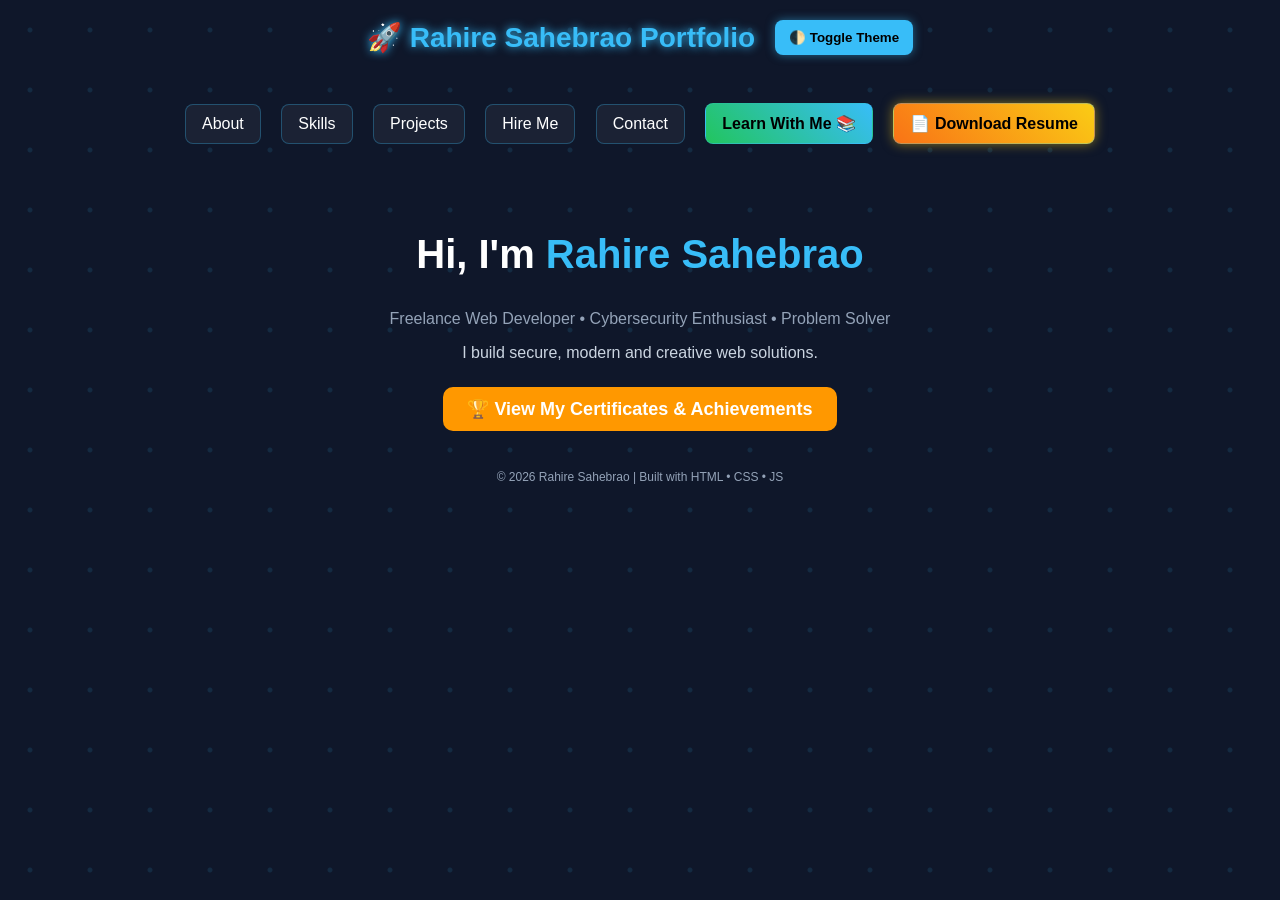
<file: Index.html>
<!DOCTYPE html>
<html lang="en">
<head>
<meta charset="UTF-8">
<title>Rahire Sahebrao | Portfolio</title>
<link rel="stylesheet" href="index.css">
</head>

<body>

<div class="bg"></div>

<header>
    🚀 Rahire Sahebrao Portfolio

    <button class="theme-btn" onclick="toggleTheme()">
        🌓 Toggle Theme
    </button>
</header>

<nav class="menu">

    <a href="about.html">About</a>
    <a href="skills.html">Skills</a>
    <a href="projects.html">Projects</a>


    <a href="hire.html">Hire Me</a>
    <a href="contact.html">Contact</a>
    <a class="learn" href="learn-with-me.html">Learn With Me 📚</a>

    <!-- Resume Button -->
    <a href="resume.pdf" download class="resume">
        📄 Download Resume
    </a>

</nav>

<section class="hero">

    <h1>Hi, I'm <span>Rahire Sahebrao</span></h1>

    <p>Freelance Web Developer • Cybersecurity Enthusiast • Problem Solver</p>

    <div class="tagline">
        I build secure, modern and creative web solutions.
    </div>

    <br><br>

    <a href="https://ln5.sync.com/dl/ba39d4450#82vwgtb4-i2cfzyv3-ra4hvwcg-9d2tbm25" target="_blank"
       style="background:#ff9800;
              color:white;
              padding:12px 24px;
              border-radius:10px;
              text-decoration:none;
              font-weight:bold;
              font-size:18px;">
        🏆 View My Certificates & Achievements
    </a>

</section>

<footer>
    © 2026 Rahire Sahebrao | Built with HTML • CSS • JS
</footer>

<script>
function toggleTheme() {
    document.body.classList.toggle("light");
}
</script>

</body>
</html>
</file>
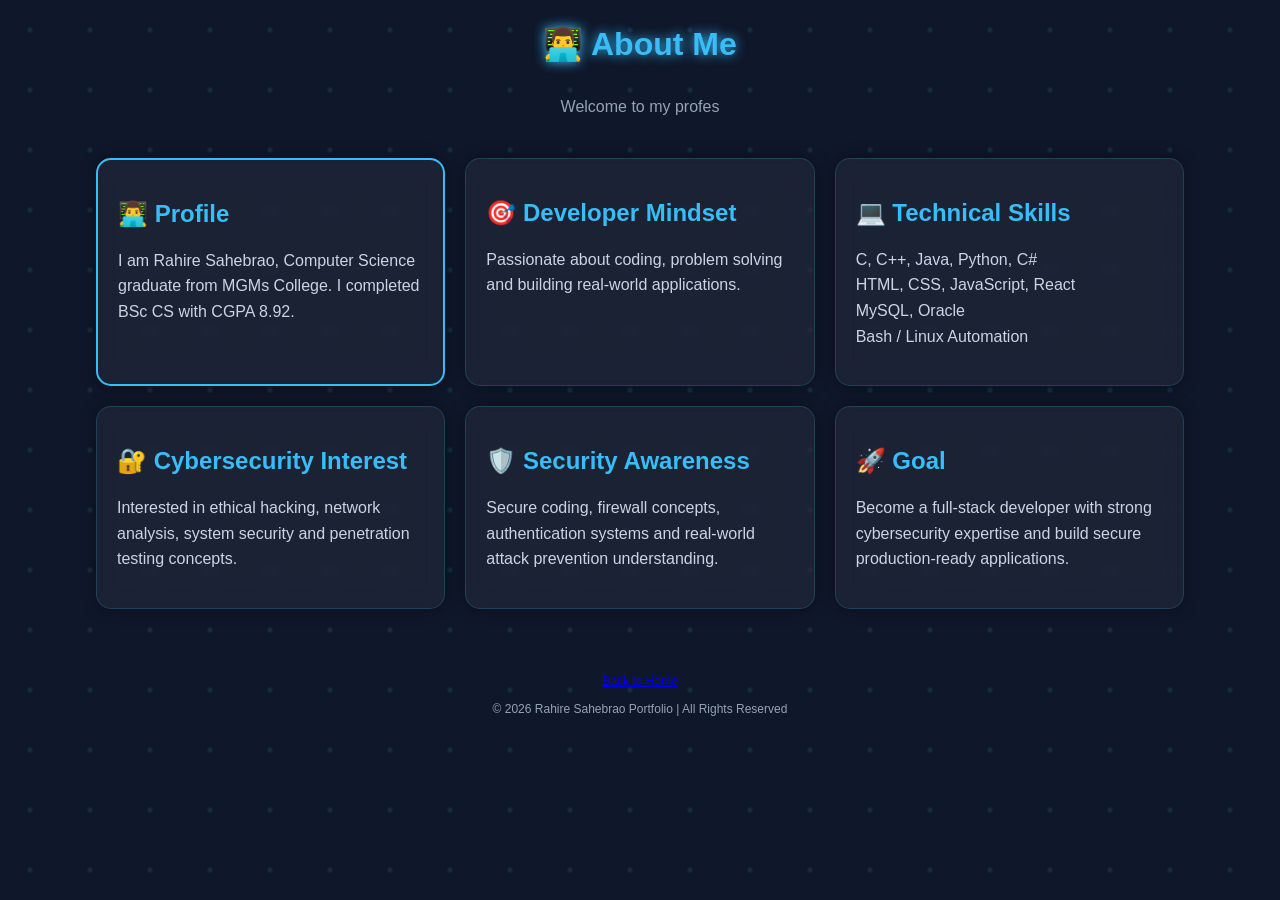
<file: about.html>
<!DOCTYPE html>
<html lang="en">
<head>
<meta charset="UTF-8">
<title>About - Rahire Sahebrao</title>
<link rel="stylesheet" href="about.css">
</head>

<body>

<!-- animated background -->
<div class="bg"></div>

<header>
    👨‍💻 About Me
</header>

<div class="intro">
    <span id="typing"></span>
</div>

<div class="container">

    <div class="card highlight">
        <h2>👨‍💻 Profile</h2>
        <p>
            I am Rahire Sahebrao, Computer Science graduate from MGMs College.
            I completed BSc CS with CGPA 8.92.
        </p>
    </div>

    <div class="card">
        <h2>🎯 Developer Mindset</h2>
        <p>
            Passionate about coding, problem solving and building real-world applications.
        </p>
    </div>

    <div class="card">
        <h2>💻 Technical Skills</h2>
        <p>
            C, C++, Java, Python, C# <br>
            HTML, CSS, JavaScript, React <br>
            MySQL, Oracle <br>
            Bash / Linux Automation
        </p>
    </div>

    <div class="card">
        <h2>🔐 Cybersecurity Interest</h2>
        <p>
            Interested in ethical hacking, network analysis,
            system security and penetration testing concepts.
        </p>
    </div>

    <div class="card">
        <h2>🛡️ Security Awareness</h2>
        <p>
            Secure coding, firewall concepts, authentication systems
            and real-world attack prevention understanding.
        </p>
    </div>

    <div class="card">
        <h2>🚀 Goal</h2>
        <p>
            Become a full-stack developer with strong cybersecurity expertise
            and build secure production-ready applications.
        </p>
    </div>

</div>

<footer>
    <a href="index.html" class="back-btn">
        <i class="fa-solid fa-arrow-left"></i> Back to Home
    </a>
    <br><br>
    © 2026 Rahire Sahebrao Portfolio | All Rights Reserved
</footer>

<script>
// typing animation
let text = "Welcome to my professional journey 🚀";
let i = 0;

function typing() {
    if(i < text.length) {
        document.getElementById("typing").innerHTML += text.charAt(i);
        i++;
        setTimeout(typing, 50);
    }
}

typing();
</script>

</body>
</html>
</file>
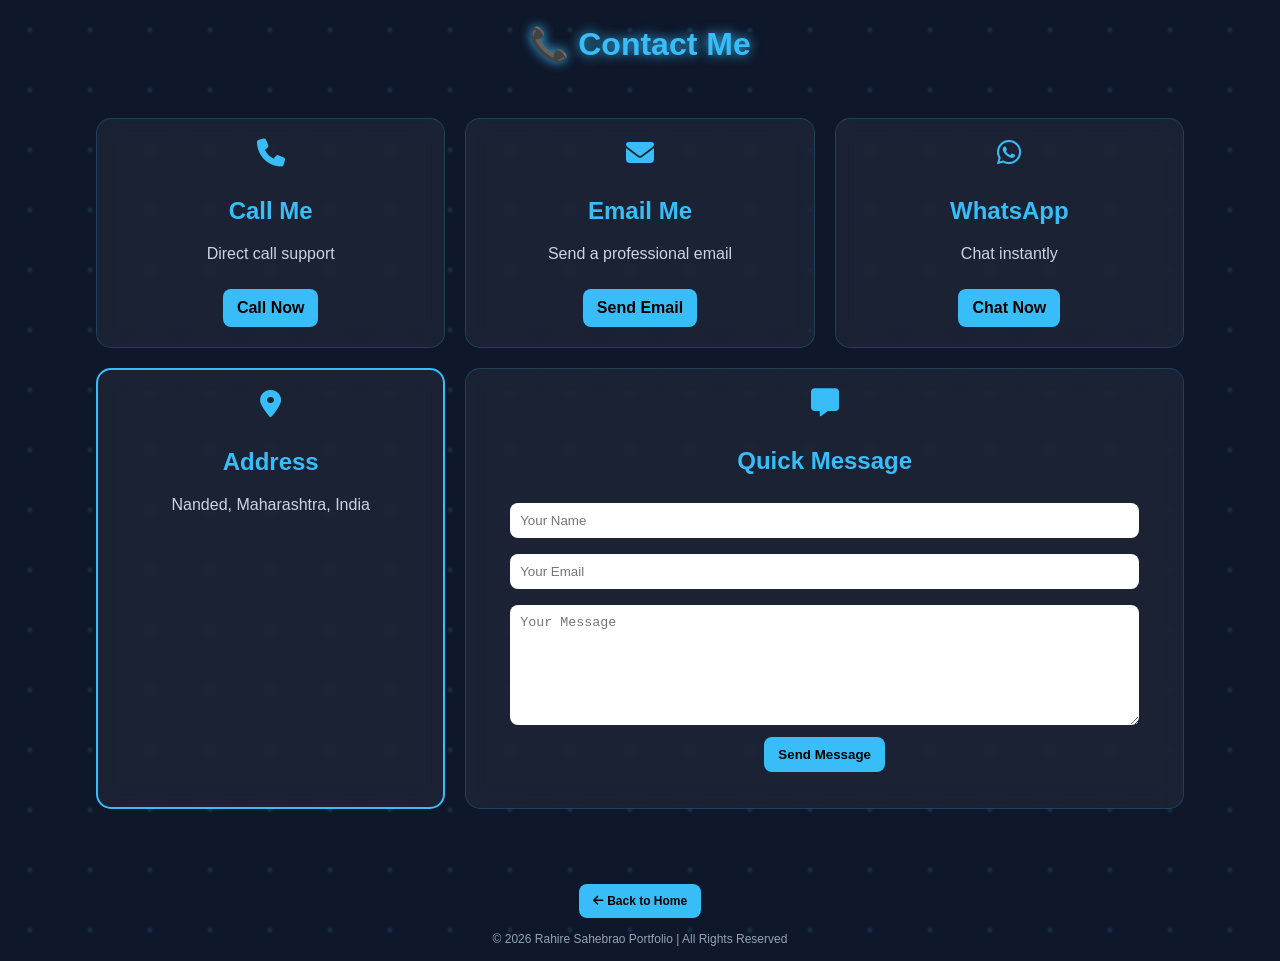
<file: contact.html>
<!DOCTYPE html>
<html lang="en">
<head>
<meta charset="UTF-8">
<title>Contact - Portfolio</title>
<link rel="stylesheet" href="contact.css">

<!-- Font Awesome -->
<link rel="stylesheet" href="https://cdnjs.cloudflare.com/ajax/libs/font-awesome/6.5.0/css/all.min.css">
</head>

<body>

<div class="bg"></div>

<header>
    📞 Contact Me
</header>

<div class="container">

    <!-- CALL -->
    <div class="card">
        <i class="fa-solid fa-phone icon"></i>
        <h2>Call Me</h2>
        <p>Direct call support</p>
        <a href="tel:+919284488740">Call Now</a>
    </div>

    <!-- EMAIL -->
    <div class="card">
        <i class="fa-solid fa-envelope icon"></i>
        <h2>Email Me</h2>
        <p>Send a professional email</p>
        <a href="mailto:rahires818@gmail.com?subject=Project Inquiry">
            Send Email
        </a>
    </div>

    <!-- WHATSAPP -->
    <div class="card">
        <i class="fa-brands fa-whatsapp icon"></i>
        <h2>WhatsApp</h2>
        <p>Chat instantly</p>
        <a href="https://wa.me/919284488740?text=Hi, I want to hire you for a project" target="_blank">
            Chat Now
        </a>
    </div>

    <!-- ADDRESS -->
    <div class="card address">
        <i class="fa-solid fa-location-dot icon"></i>
        <h2>Address</h2>
        <p>
            Nanded, Maharashtra, India
        </p>
    </div>

    <!-- MESSAGE FORM -->
    <div class="card full">
        <i class="fa-solid fa-message icon"></i>
        <h2>Quick Message</h2>

        <form onsubmit="sendMessage(event)">
            <input type="text" id="name" placeholder="Your Name" required>
            <input type="email" id="email" placeholder="Your Email" required>
            <textarea id="msg" placeholder="Your Message" required></textarea>

            <button type="submit">Send Message</button>
        </form>

        <p id="status"></p>
    </div>

</div>
<footer>
    <a href="index.html" class="back-btn">
        <i class="fa-solid fa-arrow-left"></i> Back to Home
    </a>
    <br><br>
    © 2026 Rahire Sahebrao Portfolio | All Rights Reserved
</footer>
<script>

function sendMessage(event) {

    event.preventDefault();


    let name = document.getElementById("name").value;

    let email = document.getElementById("email").value;

    let msg = document.getElementById("msg").value;



    // Email validation pattern

    let emailPattern =
    /^[^\s@]+@[^\s@]+\.[^\s@]+$/;



    if(!emailPattern.test(email)){

        document.getElementById("status").innerText =
        "❌ Please enter a valid email address.";

        return;

    }



    let whatsappURL = "https://wa.me/919284488740?text="

        + "Name: " + name + "%0A"

        + "Email: " + email + "%0A"

        + "Message: " + msg;



    window.open(whatsappURL, "_blank");



    document.getElementById("status").innerText =

        "🚀 Redirecting to WhatsApp...";

}

</script>

</body>
</html>
</file>
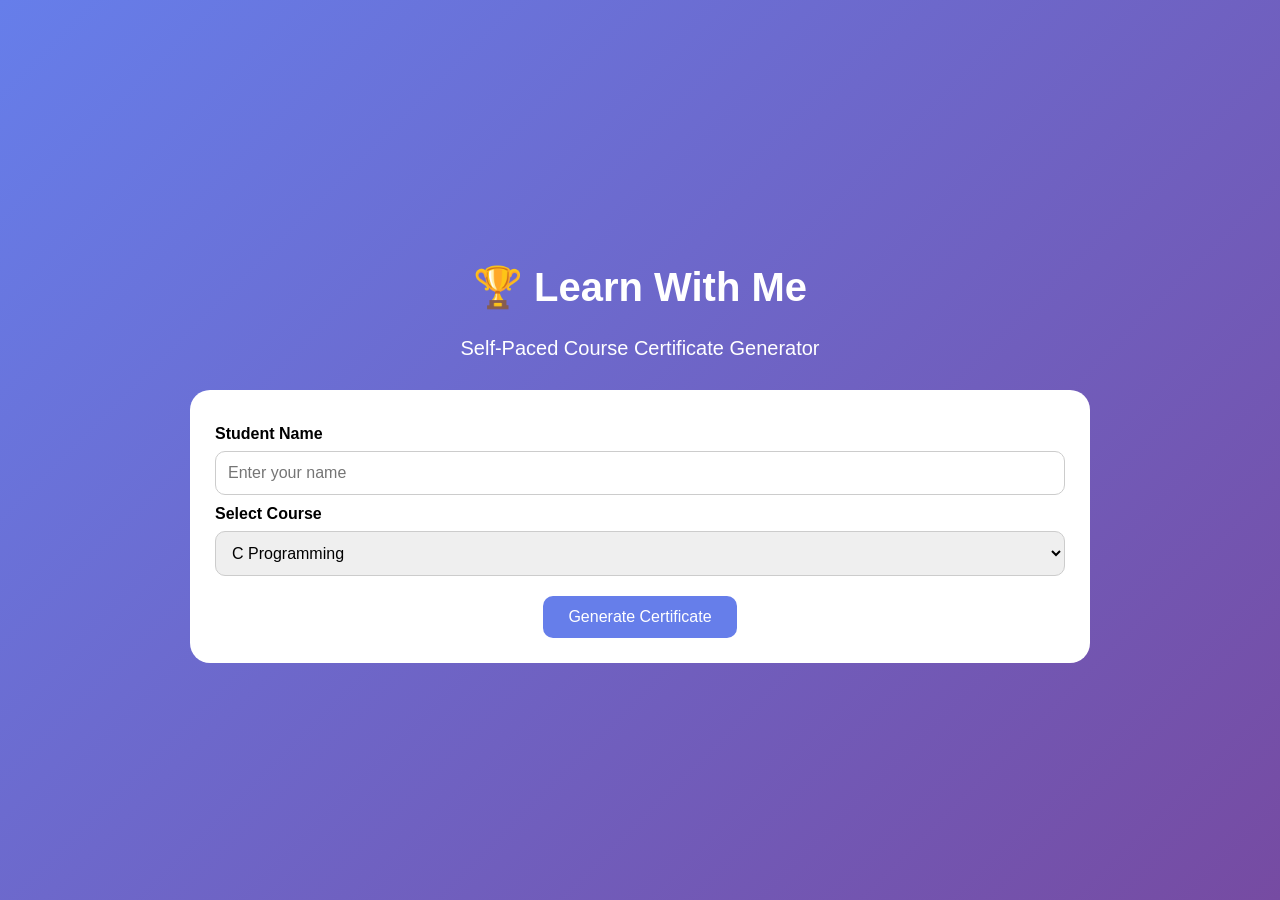
<file: courses.html>
<!DOCTYPE html>
<html lang="en">

<head>

<meta charset="UTF-8">
<meta name="viewport" content="width=device-width, initial-scale=1.0">

<title>Certificate Generator</title>

<link rel="stylesheet" href="courses.css">

</head>


<body>


<div class="container">


<h1>🏆 Learn With Me</h1>

<p class="subtitle">
Self-Paced Course Certificate Generator
</p>



<div class="form-box">


<label>
Student Name
</label>

<input 
type="text"
id="studentName"
placeholder="Enter your name">



<label>
Select Course
</label>


<select id="courseName">


<option>
C Programming
</option>

<option>
C++ Programming
</option>

<option>
HTML & CSS
</option>

<option>
Python Programming
</option>

<option>
Java Programming
</option>

<option>
C# Programming
</option>

<option>
Bash Scripting
</option>


</select>



<button onclick="generateCertificate()">

Generate Certificate

</button>


</div>




<div class="certificate" id="certificate">


<h2>
🏆 Certificate of Completion
</h2>



<p>
This certificate is proudly presented to
</p>



<h1 id="certName">
Student Name
</h1>




<p>
for successfully completing the self-paced course
</p>



<h3 id="certCourse">
Course Name
</h3>




<p>
Certificate ID :

<span id="certId">

</span>

</p>




<p class="date">

Date :
<span id="certDate"></span>

</p>





<div class="signature">


<div>

_________________

<br>

Instructor

<br>

Rahire Sahebrao

</div>



<div>

_________________

<br>

Learn With Me

</div>


</div>






<div class="certificate-actions">


<button 
onclick="downloadCertificate()"
class="download-btn">

📥 Download Certificate

</button>



<button
onclick="shareCertificate()"
class="share-btn">

📤 Share

</button>



</div>






<div class="social-share">


<a id="whatsappShare" target="_blank">
🟢 WhatsApp
</a>


<a id="linkedinShare" target="_blank">
🔵 LinkedIn
</a>


<a id="facebookShare" target="_blank">
📘 Facebook
</a>


<a id="twitterShare" target="_blank">
🐦 X
</a>


<a id="telegramShare" target="_blank">
✈️ Telegram
</a>


<a id="emailShare" target="_blank">
📧 Email
</a>



</div>



</div>


</div>




<script src="https://html2canvas.hertzen.com/dist/html2canvas.min.js"></script>



<script>


function generateCertificate(){


let name =
document.getElementById("studentName").value;



let course =
document.getElementById("courseName").value;



if(name.trim()==""){


alert("Please enter your name");

return;

}




document.getElementById("certName").innerText =
name;



document.getElementById("certCourse").innerText =
course;





let today = new Date();



document.getElementById("certDate").innerText =
today.toLocaleDateString();





let certificateID =

"LWM-" +

Math.floor(
100000 + Math.random()*900000
);



document.getElementById("certId").innerText =
certificateID;




document.getElementById("certificate")
.style.display="block";




setupShareLinks(course,certificateID);



}






function downloadCertificate(){



let certificate =
document.getElementById("certificate");



html2canvas(certificate)
.then(canvas=>{


let link =
document.createElement("a");



link.download =
"Learn-With-Me-Certificate.png";



link.href =
canvas.toDataURL();



link.click();



});


}







async function shareCertificate(){


let course =
document.getElementById("certCourse").innerText;



let id =
document.getElementById("certId").innerText;




let text =

`🎉 I completed ${course} course from Learn With Me.
Certificate ID: ${id}`;




if(navigator.share){


await navigator.share({

title:
"Course Certificate",

text:text


});


}

else{


alert(
"Sharing not supported"
);


}


}








function setupShareLinks(course,id){



let text = encodeURIComponent(

`🎉 I completed ${course} course from Learn With Me.
Certificate ID: ${id}`

);




document.getElementById("whatsappShare").href =
"https://wa.me/?text="+text;



document.getElementById("twitterShare").href =
"https://twitter.com/intent/tweet?text="+text;



document.getElementById("telegramShare").href =
"https://t.me/share/url?text="+text;



document.getElementById("facebookShare").href =
"https://www.facebook.com/sharer/sharer.php";



document.getElementById("linkedinShare").href =
"https://www.linkedin.com/sharing/share-offsite/";



document.getElementById("emailShare").href =
"mailto:?body="+text;



}



</script>


</body>

</html>
</file>
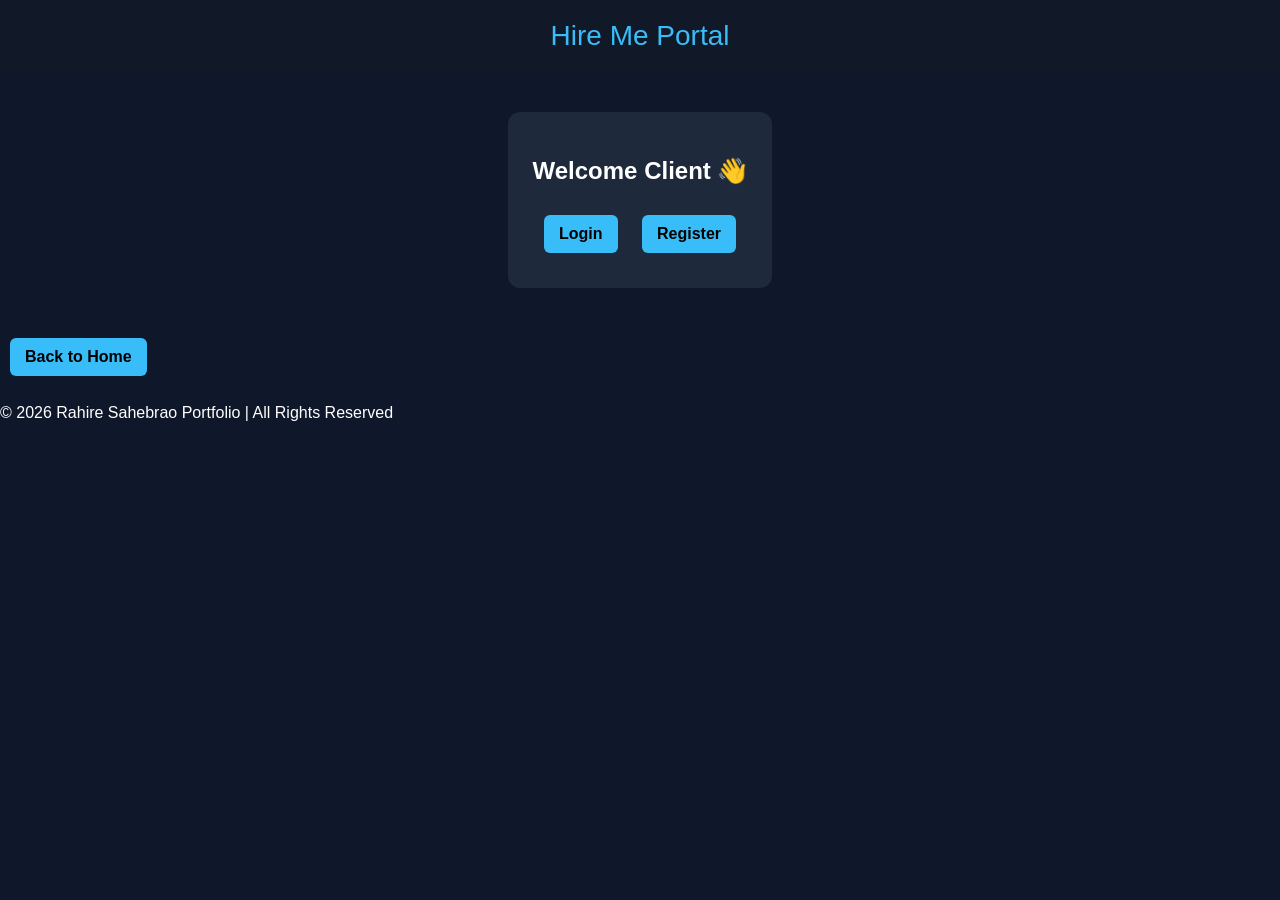
<file: hire.html>
<!DOCTYPE html>
<html lang="en">
<head>
<meta charset="UTF-8">
<title>Hire Me</title>
<link rel="stylesheet" href="hire.css">
</head>

<body>

<header>Hire Me Portal</header>

<div class="container">

    <div class="card">
        <h2>Welcome Client 👋</h2>

        <a href="login.html">Login</a>
        <a href="register.html">Register</a>
    </div>

</div>
<footer>
    <a href="index.html" class="back-btn">
        <i class="fa-solid fa-arrow-left"></i> Back to Home
    </a>
    <br><br>
    © 2026 Rahire Sahebrao Portfolio | All Rights Reserved
</footer>
</body>
</html>
</file>
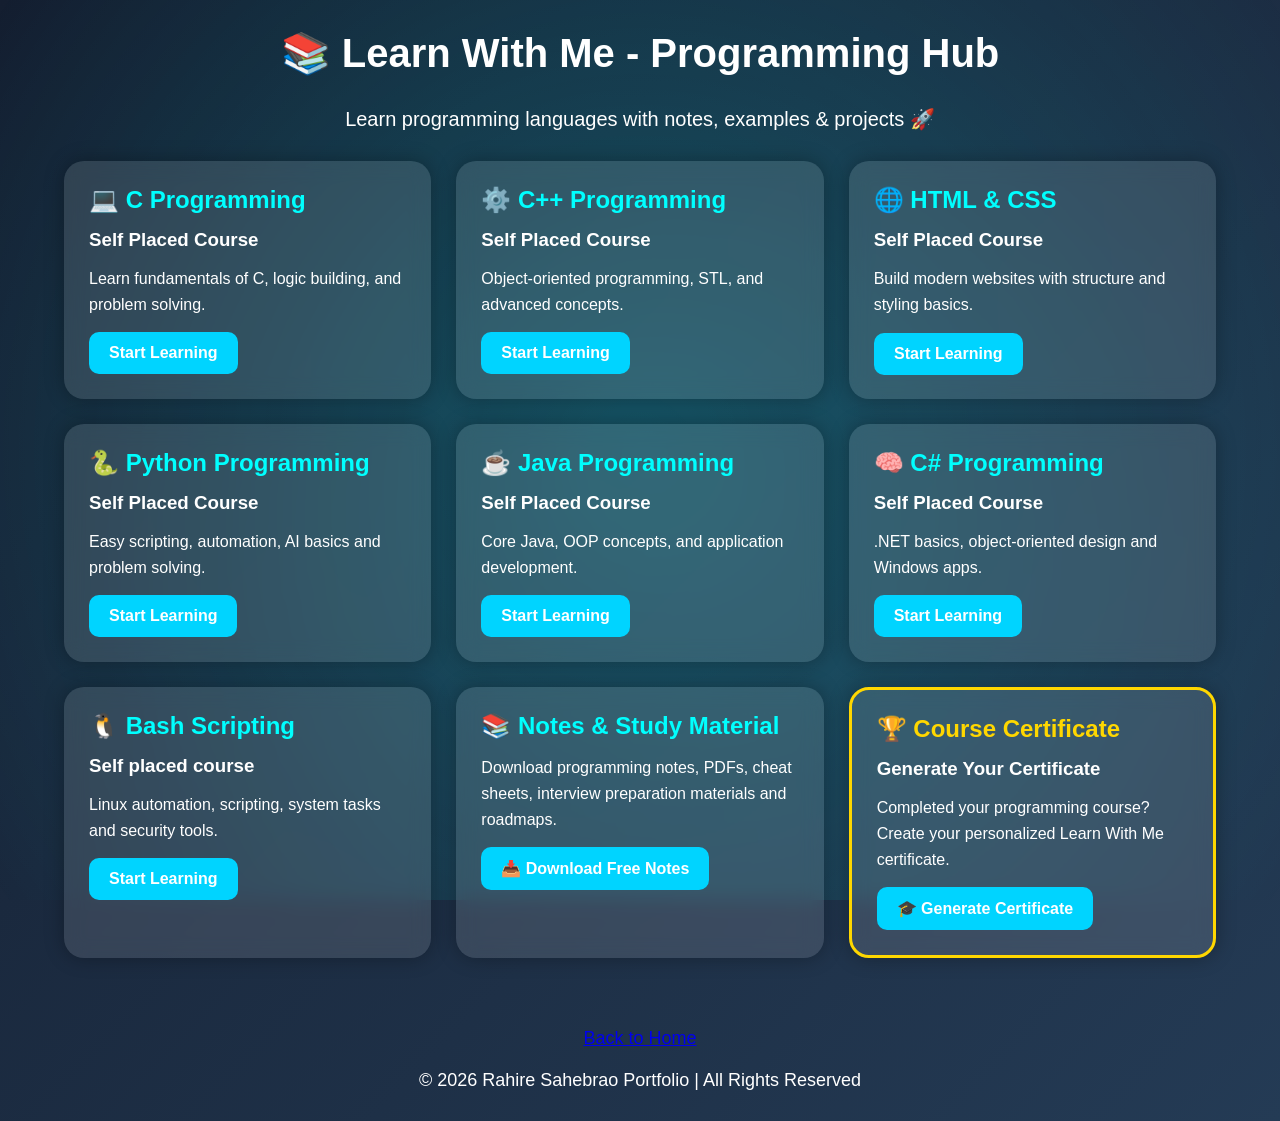
<file: learn-with-me.html>
<!DOCTYPE html>
<html lang="en">

<head>

<meta charset="UTF-8">

<title>Learn With Me</title>

<link rel="stylesheet" href="learn-with-me.css">

</head>


<body>


<div class="bg"></div>



<header>

📚 Learn With Me - Programming Hub

</header>




<div class="subtitle">

Learn programming languages with notes, examples & projects 🚀

</div>





<div class="container">





<div class="card">

<h2>💻 C Programming</h2>

<h3>Self Placed Course</h3>

<p>
Learn fundamentals of C, logic building, and problem solving.
</p>


<a href="https://github.com/Rahires007/Learn-C-Programming.git"
target="_blank">

Start Learning

</a>


</div>







<div class="card">

<h2>⚙️ C++ Programming</h2>

<h3>Self Placed Course</h3>

<p>
Object-oriented programming, STL, and advanced concepts.
</p>


<a href="https://github.com/Rahires007/Learn-Cpp-Programming.git"
target="_blank">

Start Learning

</a>


</div>






<div class="card">

<h2>🌐 HTML & CSS</h2>

<h3>Self Placed Course</h3>

<p>
Build modern websites with structure and styling basics.
</p>


<a href="https://github.com/Rahires007/Learn-HTML-and-CSS.git"
target="_blank">

Start Learning

</a>


</div>








<div class="card">

<h2>🐍 Python Programming</h2>

<h3>Self Placed Course</h3>

<p>
Easy scripting, automation, AI basics and problem solving.
</p>


<a href="https://github.com/Rahires007/Learn-Python-Programming.git"
target="_blank">

Start Learning

</a>


</div>







<div class="card">

<h2>☕ Java Programming</h2>

<h3>Self Placed Course</h3>

<p>
Core Java, OOP concepts, and application development.
</p>


<a href="https://github.com/Rahires007/Learn-Java-Programming.git"
target="_blank">

Start Learning

</a>


</div>








<div class="card">

<h2>🧠 C# Programming</h2>

<h3>Self Placed Course</h3>

<p>
.NET basics, object-oriented design and Windows apps.
</p>


<a href="https://github.com/Rahires007/Learn-Csharp-Programming.git"
target="_blank">

Start Learning

</a>


</div>







<div class="card">

<h2>🐧 Bash Scripting</h2>

<h3>Self placed course</h3>

<p>
Linux automation, scripting, system tasks and security tools.
</p>


<a href="https://github.com/Rahires007/Learn-Bash-Scripting.git"
target="_blank">

Start Learning

</a>


</div>








<div class="card">


<h2>📚 Notes & Study Material</h2>


<p>

Download programming notes, PDFs, cheat sheets,
interview preparation materials and roadmaps.

</p>


<a href="https://ln5.sync.com/dl/b60868810#7nhvwfza-s8ijdbw5-qbn7nst6-xz29u2ka"
target="_blank">

📥 Download Free Notes

</a>



</div>









<!-- CERTIFICATE SECTION -->

<div class="card certificate-card">


<h2>
🏆 Course Certificate
</h2>


<h3>
Generate Your Certificate
</h3>


<p>

Completed your programming course?
Create your personalized Learn With Me certificate.

</p>



<a href="courses.html">

🎓 Generate Certificate

</a>


</div>






</div>


<footer>
    <a href="index.html" class="back-btn">
        <i class="fa-solid fa-arrow-left"></i> Back to Home
    </a>
    <br><br>
    © 2026 Rahire Sahebrao Portfolio | All Rights Reserved
</footer>



</body>

</html>
</file>
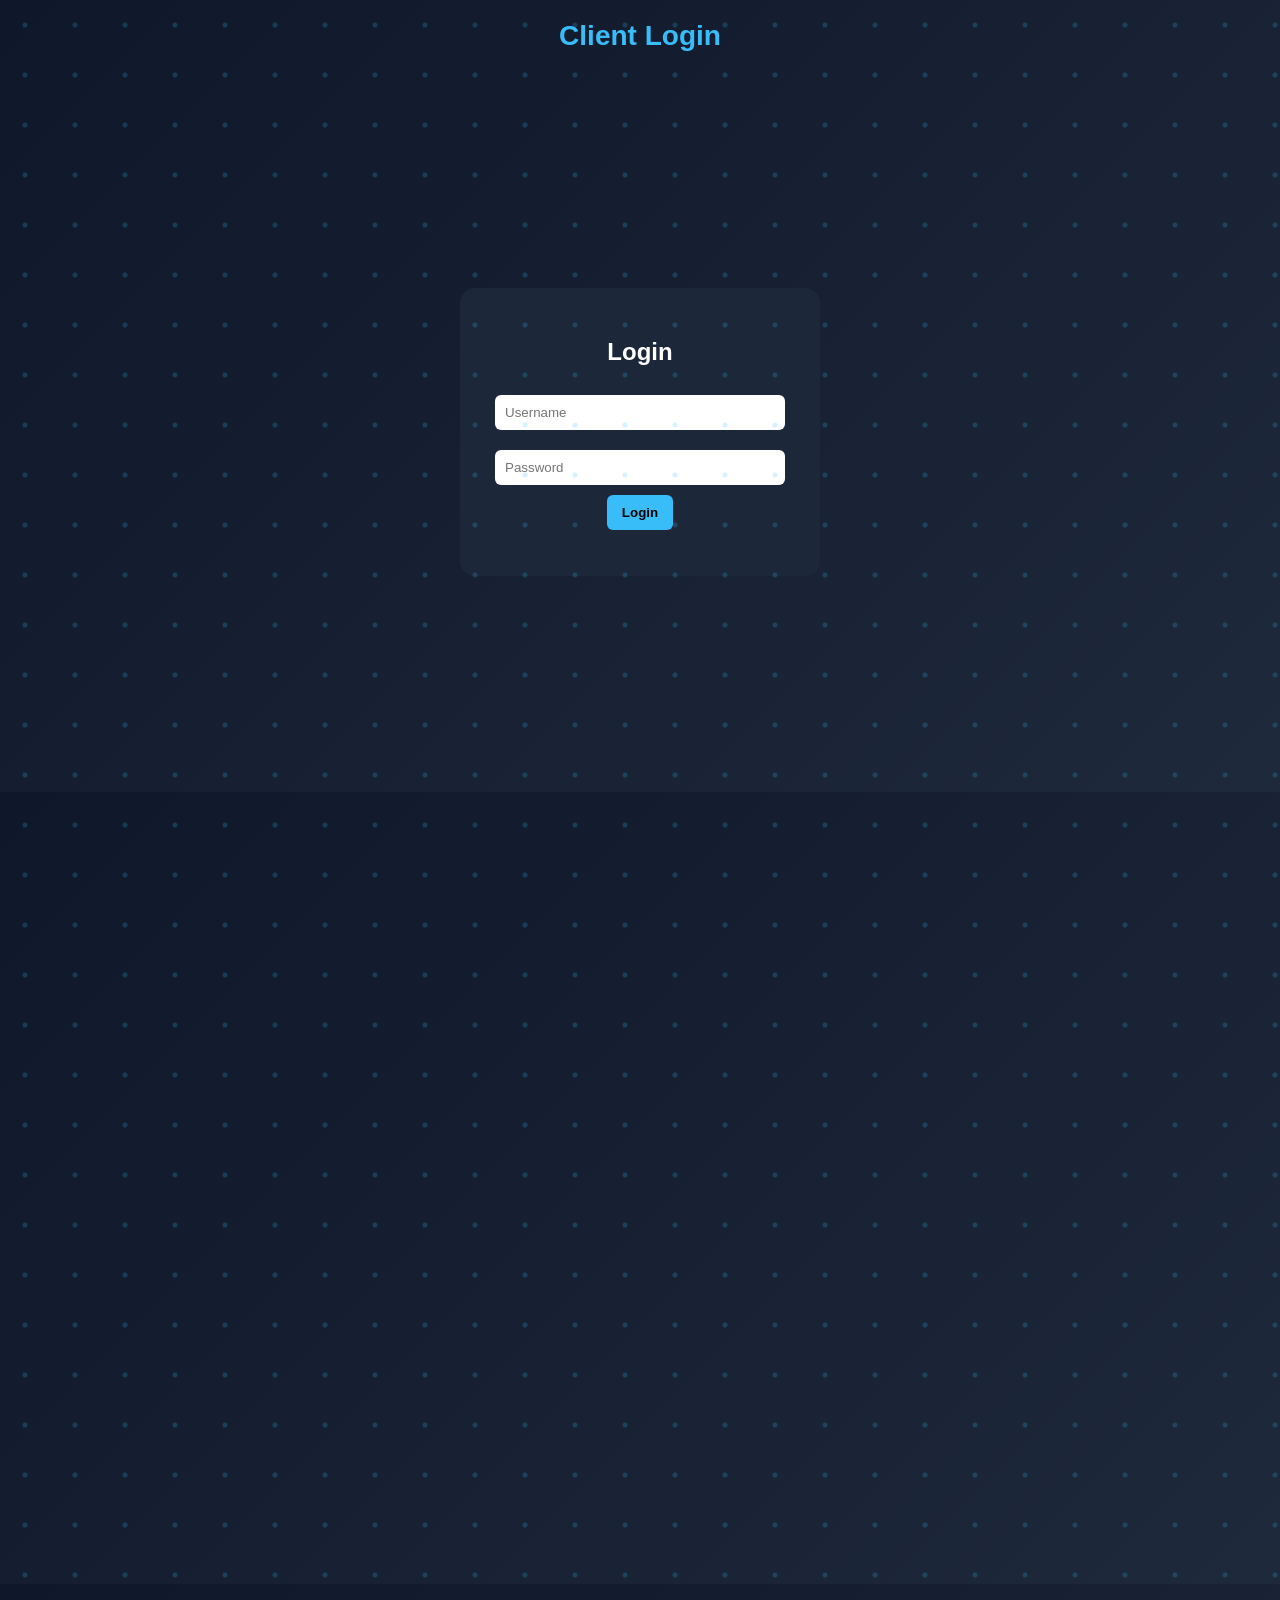
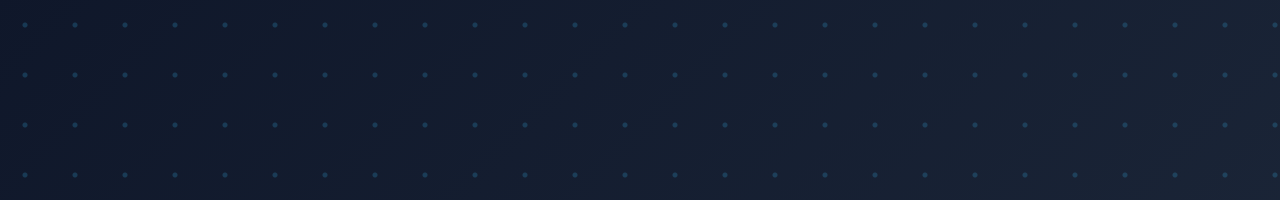
<file: login.html>
<!DOCTYPE html>
<html lang="en">
<head>
<meta charset="UTF-8">
<title>Login</title>
<link rel="stylesheet" href="login.css">
</head>

<body>

<header>Client Login</header>

<div class="container">

    <div class="card">

        <h2>Login</h2>

        <input type="text" id="user" placeholder="Username">
        <input type="password" id="pass" placeholder="Password">

        <button onclick="login()">Login</button>

        <p id="msg"></p>

        <div id="success">💰 Login Successful</div>

    </div>

</div>

<script>
function login() {

    let user = document.getElementById("user").value.trim();
    let pass = document.getElementById("pass").value.trim();
    let msg = document.getElementById("msg");

    msg.style.color = "red";

    if(user === "" || pass === "") {
        msg.innerText = "❌ All fields are required";
        return;
    }

    if(user.length < 3) {
        msg.innerText = "❌ Username must be at least 3 characters";
        return;
    }

    if(pass.length < 5) {
        msg.innerText = "❌ Password must be at least 5 characters";
        return;
    }

    msg.style.color = "lightgreen";
    msg.innerText = "✔ Logging in...";

    setTimeout(() => {
        document.getElementById("success").style.display = "block";
    }, 800);
}
</script>

</body>
</html>
</file>
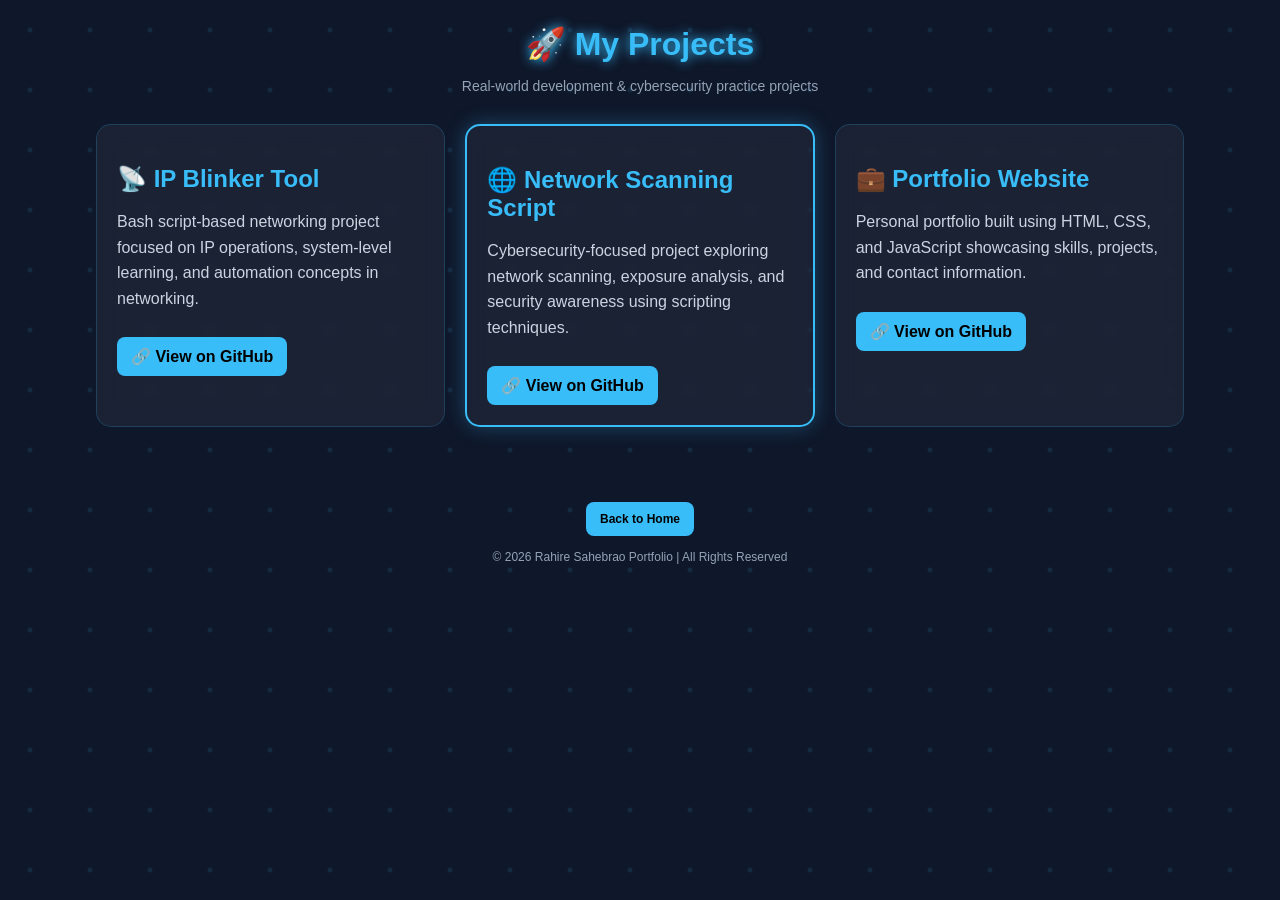
<file: projects.html>
<!DOCTYPE html>
<html lang="en">
<head>
<meta charset="UTF-8">
<title>Projects - Portfolio</title>
<link rel="stylesheet" href="projects.css">
</head>

<body>

<!-- animated background -->
<div class="bg"></div>

<header>
    🚀 My Projects
</header>

<div class="subtitle">
    Real-world development & cybersecurity practice projects
</div>

<div class="container">

    <!-- Project 1 -->
    <div class="card">
        <h2>📡 IP Blinker Tool</h2>
        <p>
            Bash script-based networking project focused on IP operations,
            system-level learning, and automation concepts in networking.
        </p>

        <a href="https://github.com/Rahires/IP-Blinker.git" target="_blank">
            🔗 View on GitHub
        </a>
    </div>

    <!-- Project 2 -->
    <div class="card highlight">
        <h2>🌐 Network Scanning Script</h2>
        <p>
            Cybersecurity-focused project exploring network scanning,
            exposure analysis, and security awareness using scripting techniques.
        </p>

        <a href="https://github.com/Rahires/Network-Scanning-Script-with-Firewall-Evasion-technique-.git" target="_blank">
            🔗 View on GitHub
        </a>
    </div>

    <!-- Project 3 -->
    <div class="card">
        <h2>💼 Portfolio Website</h2>
        <p>
            Personal portfolio built using HTML, CSS, and JavaScript
            showcasing skills, projects, and contact information.
        </p>

        <a href="https://github.com/Rahires/Portfolio-Webiste-.git" target="_blank">
            🔗 View on GitHub
        </a>
    </div>

</div>

<footer>
    <a href="index.html" class="back-btn">
        <i class="fa-solid fa-arrow-left"></i> Back to Home
    </a>
    <br><br>
    © 2026 Rahire Sahebrao Portfolio | All Rights Reserved
</footer>

</body>
</html>
</file>
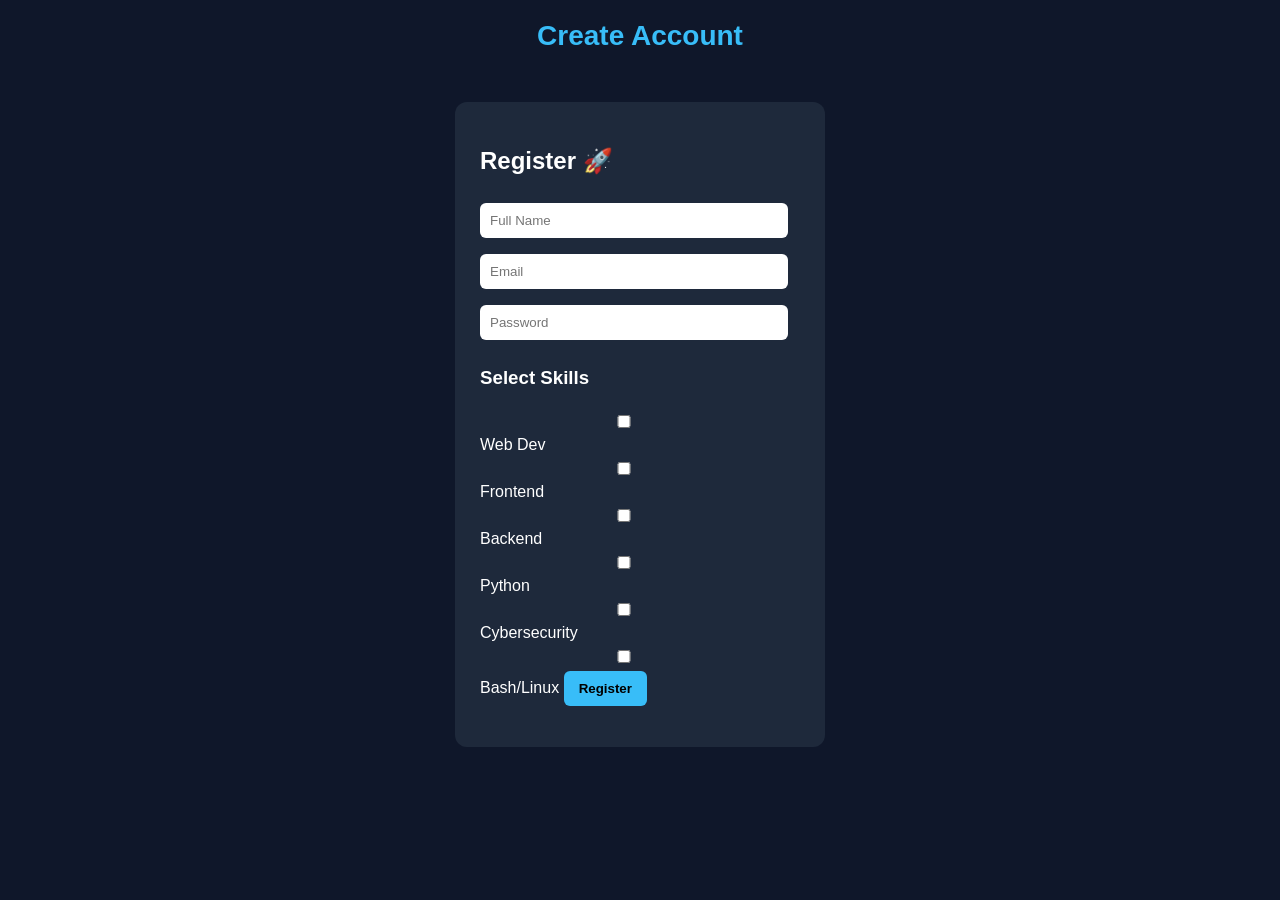
<file: register.html>
<!DOCTYPE html>
<html lang="en">
<head>
<meta charset="UTF-8">
<title>Register</title>
<link rel="stylesheet" href="register.css">
</head>

<body>

<header>Create Account</header>

<div class="container">

    <div class="card">

        <h2>Register 🚀</h2>

        <input type="text" id="name" placeholder="Full Name">
        <input type="email" id="email" placeholder="Email">
        <input type="password" id="pass" placeholder="Password">

        <h3>Select Skills</h3>

        <label><input type="checkbox" class="skill"> Web Dev</label>
        <label><input type="checkbox" class="skill"> Frontend</label>
        <label><input type="checkbox" class="skill"> Backend</label>
        <label><input type="checkbox" class="skill"> Python</label>
        <label><input type="checkbox" class="skill"> Cybersecurity</label>
        <label><input type="checkbox" class="skill"> Bash/Linux</label>

        <button onclick="register()">Register</button>

        <p id="msg"></p>

        <div id="done">✅ Account Created Successfully</div>

    </div>

</div>

<script>
function register() {

    let name = document.getElementById("name").value.trim();
    let email = document.getElementById("email").value.trim();
    let pass = document.getElementById("pass").value.trim();
    let skills = document.querySelectorAll(".skill:checked");
    let msg = document.getElementById("msg");

    msg.style.color = "red";

    // Name validation
    if(name === "" || name.length < 3) {
        msg.innerText = "❌ Enter valid name (min 3 letters)";
        return;
    }

    // Email validation
    if(!email.includes("@") || !email.includes(".")) {
        msg.innerText = "❌ Enter valid email";
        return;
    }

    // Password validation
    if(pass.length < 6) {
        msg.innerText = "❌ Password must be at least 6 characters";
        return;
    }

    // Skill selection validation
    if(skills.length === 0) {
        msg.innerText = "❌ Select at least one skill";
        return;
    }

    msg.style.color = "lightgreen";
    msg.innerText = "✔ Creating account...";

    setTimeout(() => {
        document.getElementById("done").style.display = "block";
    }, 800);
}
</script>

</body>
</html>
</file>
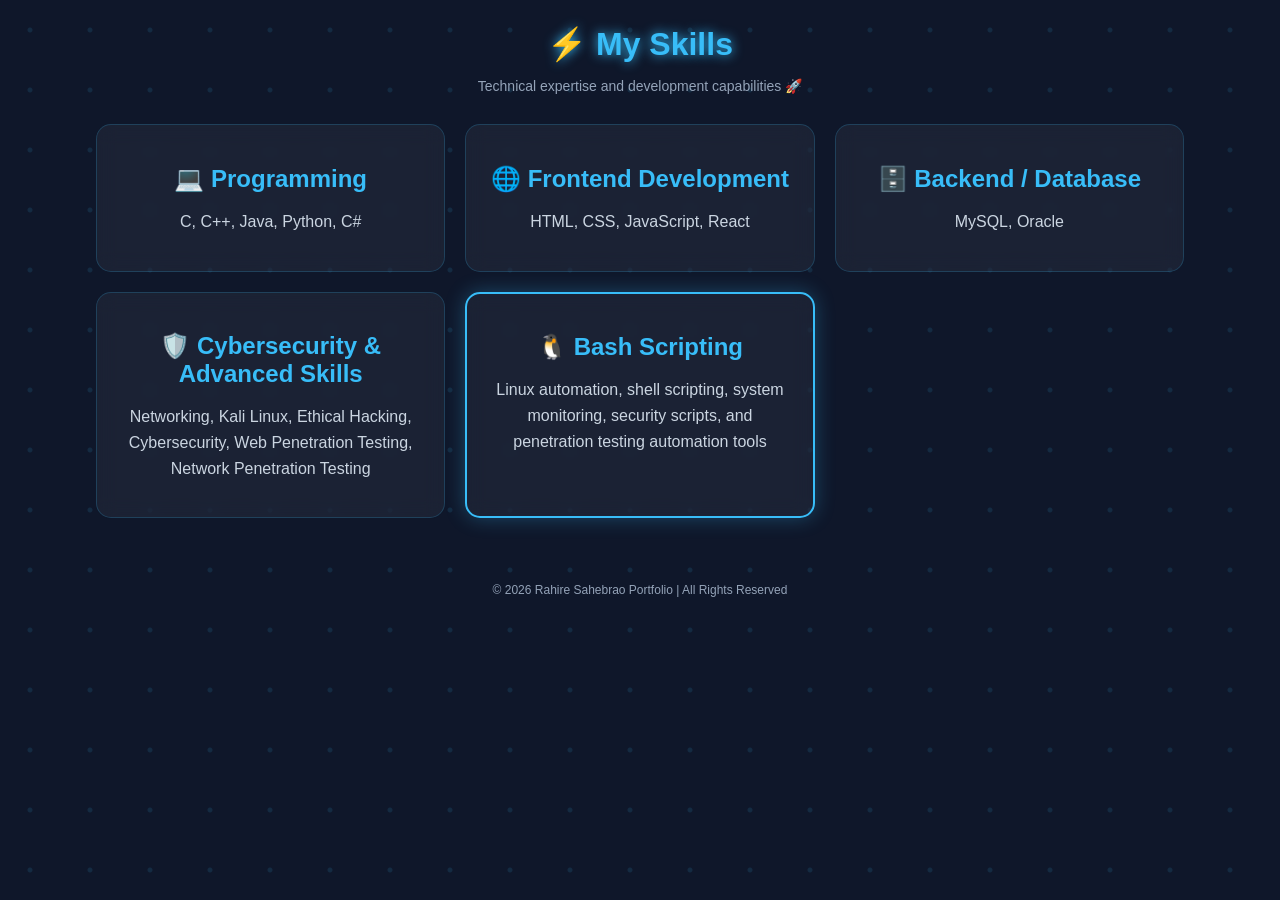
<file: skills.html>
<!DOCTYPE html>
<html lang="en">
<head>
<meta charset="UTF-8">
<title>Skills - Portfolio</title>
<link rel="stylesheet" href="skills.css">
</head>

<body>

<!-- animated background -->
<div class="bg"></div>

<header>
    ⚡ My Skills
</header>

<div class="subtitle">
    Technical expertise and development capabilities 🚀
</div>

<div class="container">

    <div class="box">
        <h2>💻 Programming</h2>
        <p>C, C++, Java, Python, C#</p>
    </div>

    <div class="box">
        <h2>🌐 Frontend Development</h2>
        <p>HTML, CSS, JavaScript, React</p>
    </div>

    <div class="box">
        <h2>🗄️ Backend / Database</h2>
        <p>MySQL, Oracle</p>
    </div>

    <div class="box">
        <h2>🛡️ Cybersecurity & Advanced Skills</h2>
        <p>
            Networking, Kali Linux, Ethical Hacking, Cybersecurity,
            Web Penetration Testing, Network Penetration Testing
        </p>
    </div>

    <div class="box highlight">
        <h2>🐧 Bash Scripting</h2>
        <p>
            Linux automation, shell scripting, system monitoring,
            security scripts, and penetration testing automation tools
        </p>
    </div>

</div>

<footer>
    © 2026 Rahire Sahebrao Portfolio | All Rights Reserved
</footer>

</body>
</html>
</file>
<file: index.css>
body {
    margin: 0;
    font-family: Arial, sans-serif;
    background: #0f172a;
    color: white;
    transition: 0.4s;
    overflow-x: hidden;
}

/* LIGHT MODE */
body.light {
    background: #f1f5f9;
    color: #0f172a;
}

/* animated background */
.bg {
    position: fixed;
    width: 200%;
    height: 200%;
    background: radial-gradient(circle, #38bdf8 2px, transparent 3px);
    background-size: 60px 60px;
    animation: move 20s linear infinite;
    opacity: 0.12;
    z-index: 0;
}

@keyframes move {
    from { transform: translate(0,0); }
    to { transform: translate(-150px,-150px); }
}

/* HEADER */
header {
    position: relative;
    z-index: 2;
    text-align: center;
    padding: 20px;
    font-size: 28px;
    font-weight: bold;
    color: #38bdf8;

    display: flex;
    justify-content: center;
    align-items: center;
    gap: 20px;

    text-shadow: 0 0 10px #38bdf8;
}

/* THEME BUTTON */
.theme-btn {
    padding: 10px 14px;
    border: none;
    border-radius: 8px;
    cursor: pointer;

    background: #38bdf8;
    color: black;
    font-weight: bold;

    transition: 0.3s;
    box-shadow: 0 0 10px rgba(56,189,248,0.5);
}

.theme-btn:hover {
    transform: scale(1.08);
    background: white;
}

/* LIGHT MODE BUTTON FIX */
body.light .theme-btn {
    background: #0f172a;
    color: white;
}

/* NAV MENU */
.menu {
    text-align: center;
    margin-top: 20px;
    position: relative;
    z-index: 2;
}

.menu a {
    display: inline-block;
    margin: 8px;
    padding: 10px 16px;

    background: rgba(255,255,255,0.05);
    border: 1px solid rgba(56,189,248,0.3);

    color: inherit;
    text-decoration: none;
    border-radius: 8px;
    transition: 0.3s;
}

.menu a:hover {
    transform: scale(1.1);
    background: #38bdf8;
    color: black;
}

/* Learn button */
.menu .learn {
    background: linear-gradient(45deg, #22c55e, #38bdf8);
    color: black;
    font-weight: bold;
}

/* Resume button */
.menu .resume {
    background: linear-gradient(45deg, #f97316, #facc15);
    color: black;
    font-weight: bold;
    box-shadow: 0 0 12px rgba(250, 204, 21, 0.5);
}

.menu .resume:hover {
    background: white;
    transform: scale(1.1);
}

/* HERO */
.hero {
    position: relative;
    z-index: 2;
    text-align: center;
    margin-top: 80px;
    animation: fadeUp 1s ease;
}

@keyframes fadeUp {
    from { opacity: 0; transform: translateY(40px); }
    to { opacity: 1; transform: translateY(0); }
}

.hero h1 {
    font-size: 40px;
}

.hero span {
    color: #38bdf8;
}

.hero p {
    color: #94a3b8;
    margin-top: 10px;
}

.tagline {
    margin-top: 10px;
    color: #cbd5e1;
}

/* FOOTER */
footer {
    text-align: center;
    font-size: 12px;
    color: #94a3b8;
    margin-top: 50px;
    position: relative;
    z-index: 2;
}
</file>
<file: about.css>
body {
    margin: 0;
    font-family: Arial, sans-serif;
    background: #0f172a;
    color: white;
    overflow-x: hidden;
}

/* animated gradient background */
.bg {
    position: fixed;
    width: 200%;
    height: 200%;
    background: radial-gradient(circle, #38bdf8 2px, transparent 3px),
                radial-gradient(circle, #22c55e 2px, transparent 3px);
    background-size: 60px 60px;
    animation: move 25s linear infinite;
    opacity: 0.12;
    z-index: 0;
}

@keyframes move {
    from { transform: translate(0,0); }
    to { transform: translate(-200px,-200px); }
}

/* header */
header {
    text-align: center;
    padding: 25px;
    font-size: 32px;
    font-weight: bold;
    color: #38bdf8;
    text-shadow: 0 0 12px #38bdf8;
    position: relative;
    z-index: 2;
}

/* typing text */
.intro {
    text-align: center;
    margin-top: 10px;
    font-size: 16px;
    color: #94a3b8;
    position: relative;
    z-index: 2;
    height: 30px;
}

/* grid container */
.container {
    width: 85%;
    margin: auto;
    padding: 30px 0;

    display: grid;
    grid-template-columns: repeat(auto-fit, minmax(280px, 1fr));
    gap: 20px;

    position: relative;
    z-index: 2;
}

/* glass cards */
.card {
    background: rgba(255,255,255,0.05);
    backdrop-filter: blur(10px);
    border: 1px solid rgba(56,189,248,0.2);
    padding: 20px;
    border-radius: 15px;
    box-shadow: 0 0 15px rgba(0,0,0,0.4);

    transition: 0.4s;
    animation: fadeUp 0.8s ease;
}

/* fade animation */
@keyframes fadeUp {
    from {
        opacity: 0;
        transform: translateY(40px);
    }
    to {
        opacity: 1;
        transform: translateY(0);
    }
}

/* hover effect */
.card:hover {
    transform: translateY(-10px) scale(1.03);
    box-shadow: 0 0 25px rgba(56,189,248,0.5);
    border-color: #38bdf8;
}

/* highlight */
.highlight {
    border: 2px solid #38bdf8;
}

/* headings */
h2 {
    color: #38bdf8;
}

/* text */
p {
    color: #cbd5e1;
    line-height: 1.6;
}

/* footer */
footer {
    text-align: center;
    padding: 15px;
    font-size: 12px;
    color: #94a3b8;
    margin-top: 20px;
    position: relative;
    z-index: 2;
}
</file>
<file: contact.css>
body {
    margin: 0;
    font-family: Arial, sans-serif;
    background: #0f172a;
    color: white;
    overflow-x: hidden;
}

/* animated background */
.bg {
    position: fixed;
    width: 200%;
    height: 200%;
    background: radial-gradient(circle, #38bdf8 2px, transparent 3px);
    background-size: 60px 60px;
    animation: move 25s linear infinite;
    opacity: 0.12;
    z-index: 0;
}

@keyframes move {
    from { transform: translate(0,0); }
    to { transform: translate(-200px,-200px); }
}

/* header */
header {
    text-align: center;
    padding: 25px;
    font-size: 32px;
    font-weight: bold;
    color: #38bdf8;
    text-shadow: 0 0 12px #38bdf8;
    position: relative;
    z-index: 2;
}

/* container grid */
.container {
    width: 85%;
    margin: auto;
    padding: 30px 0;

    display: grid;
    grid-template-columns: repeat(auto-fit, minmax(260px, 1fr));
    gap: 20px;

    position: relative;
    z-index: 2;
}

/* cards */
.card {
    background: rgba(255,255,255,0.05);
    backdrop-filter: blur(10px);
    border: 1px solid rgba(56,189,248,0.2);
    padding: 20px;
    border-radius: 15px;
    text-align: center;

    transition: 0.4s;
    animation: fadeUp 0.8s ease;
}

/* full width form card */
.card.full {
    grid-column: span 2;
}

/* address style */
.address {
    border: 2px solid #38bdf8;
}

/* animation */
@keyframes fadeUp {
    from {
        opacity: 0;
        transform: translateY(40px);
    }
    to {
        opacity: 1;
        transform: translateY(0);
    }
}

/* hover effect */
.card:hover {
    transform: translateY(-10px) scale(1.03);
    box-shadow: 0 0 25px rgba(56,189,248,0.5);
}

/* icons */
.icon {
    font-size: 28px;
    color: #38bdf8;
    margin-bottom: 10px;
}

/* headings */
h2 {
    color: #38bdf8;
}

/* text */
p {
    color: #cbd5e1;
}

/* links/buttons */
a {
    display: inline-block;
    margin-top: 10px;
    padding: 10px 14px;
    background: #38bdf8;
    color: black;
    text-decoration: none;
    border-radius: 8px;
    font-weight: bold;
    transition: 0.3s;
}

a:hover {
    background: white;
    transform: scale(1.1);
}

/* form */
input, textarea {
    width: 90%;
    padding: 10px;
    margin: 8px 0;
    border-radius: 8px;
    border: none;
    outline: none;
}

textarea {
    height: 100px;
}

/* button */
button {
    padding: 10px 14px;
    background: #38bdf8;
    border: none;
    border-radius: 8px;
    font-weight: bold;
    cursor: pointer;
    transition: 0.3s;
}

button:hover {
    background: white;
    transform: scale(1.1);
}

/* footer */
footer {
    text-align: center;
    padding: 15px;
    font-size: 12px;
    color: #94a3b8;
    margin-top: 20px;
    position: relative;
    z-index: 2;
}
</file>
<file: courses.css>
*{

box-sizing:border-box;

font-family:
"Poppins",
Arial,
sans-serif;

}



body{


margin:0;

min-height:100vh;

background:

linear-gradient(
135deg,
#667eea,
#764ba2
);


display:flex;

justify-content:center;

align-items:center;


}





.container{


width:90%;

max-width:900px;

text-align:center;


}





h1{


color:white;

font-size:40px;


}



.subtitle{


color:white;

font-size:20px;

}





.form-box{


background:white;

padding:25px;

border-radius:20px;

margin-top:30px;


}




label{


display:block;

text-align:left;

font-weight:bold;

margin-top:10px;


}



input,
select{


width:100%;

padding:12px;

margin-top:8px;

border-radius:10px;

border:1px solid #ccc;

font-size:16px;


}





button{


margin-top:20px;

padding:12px 25px;

border:none;

border-radius:10px;

cursor:pointer;

background:#667eea;

color:white;

font-size:16px;


}




button:hover{


background:#4b5bdc;


}







.certificate{


display:none;

background:white;

margin-top:40px;

padding:40px;

border:

10px solid gold;


border-radius:20px;


box-shadow:

0 0 30px black;


}





.certificate h2{


color:#d49b00;

font-size:35px;


}




.certificate h1{


color:#1565c0;

font-size:45px;


}



.certificate h3{


font-size:28px;

color:#333;


}




.signature{


display:flex;

justify-content:space-around;

margin-top:50px;

font-weight:bold;


}







.certificate-actions button{


margin:15px;


}




.social-share{


margin-top:25px;

display:flex;

gap:15px;

justify-content:center;

flex-wrap:wrap;


}




.social-share a{


padding:10px 15px;

background:#222;

color:white;

border-radius:8px;

text-decoration:none;


}





@media(max-width:600px){


.signature{

flex-direction:column;

gap:30px;

}


.certificate h1{

font-size:30px;

}



}
</file>
<file: hire.css>
body {
    margin: 0;
    font-family: Arial;
    background: #0f172a;
    color: white;
}

/* Header */
header {
    text-align: center;
    padding: 20px;
    font-size: 28px;
    background: #111827;
    color: #38bdf8;
}

/* Container */
.container {
    display: flex;
    justify-content: center;
    padding: 40px;
}

/* Card */
.card {
    background: #1e293b;
    padding: 25px;
    border-radius: 12px;
    text-align: center;
    animation: fade 0.8s ease;
}

/* Animation */
@keyframes fade {
    from { opacity: 0; }
    to { opacity: 1; }
}

/* Links */
a {
    display: inline-block;
    margin: 10px;
    padding: 10px 15px;
    background: #38bdf8;
    color: black;
    text-decoration: none;
    border-radius: 6px;
    font-weight: bold;
}

a:hover {
    background: white;
}
</file>
<file: learn-with-me.css>
*{

margin:0;

padding:0;

box-sizing:border-box;

font-family:Arial, sans-serif;

}



body{


min-height:100vh;

color:white;

background:

linear-gradient(
135deg,
#141e30,
#243b55
);


}





.bg{

position:fixed;

width:100%;

height:100%;

background:

radial-gradient(
circle,
rgba(0,255,255,0.2),
transparent
);

z-index:-1;


}





header{


text-align:center;

font-size:40px;

font-weight:bold;

padding:30px;


}





.subtitle{


text-align:center;

font-size:20px;

margin-bottom:30px;


}






.container{


width:90%;

margin:auto;

display:grid;

grid-template-columns:

repeat(auto-fit,minmax(280px,1fr));


gap:25px;


}





.card{


background:

rgba(255,255,255,0.12);


padding:25px;

border-radius:20px;


backdrop-filter:blur(10px);


box-shadow:

0 0 20px rgba(0,0,0,0.3);


transition:.3s;


}





.card:hover{


transform:translateY(-10px);


}





.card h2{


margin-bottom:15px;

color:#00ffff;


}



.card p{


margin:15px 0;

line-height:1.6;


}




.card a{


display:inline-block;

padding:12px 20px;


background:#00d4ff;

color:white;

text-decoration:none;


border-radius:10px;


font-weight:bold;


}





.card a:hover{


background:#008cff;


}






.certificate-card{


border:

3px solid gold;


}



.certificate-card h2{


color:gold;


}





footer{


text-align:center;

padding:30px;

margin-top:40px;


font-size:18px;


}
</file>
<file: login.css>
body {
    margin: 0;
    font-family: Arial;
    background: linear-gradient(135deg, #0f172a, #1e293b);
    color: white;
    overflow: hidden;
}

/* floating animation background */
body::before {
    content: "";
    position: absolute;
    width: 200%;
    height: 200%;
    background: radial-gradient(circle, #38bdf8 2px, transparent 3px);
    background-size: 50px 50px;
    animation: move 20s linear infinite;
    opacity: 0.2;
}

@keyframes move {
    from { transform: translate(0,0); }
    to { transform: translate(-50px,-50px); }
}

/* Header */
header {
    text-align: center;
    padding: 20px;
    font-size: 28px;
    color: #38bdf8;
    font-weight: bold;
}

/* Container */
.container {
    display: flex;
    justify-content: center;
    align-items: center;
    height: 80vh;
}

/* Card */
.card {
    background: rgba(30,41,59,0.9);
    padding: 30px;
    border-radius: 15px;
    text-align: center;
    width: 300px;
    animation: pop 0.8s ease;
}

@keyframes pop {
    from { transform: scale(0); }
    to { transform: scale(1); }
}

/* Inputs */
input {
    width: 90%;
    padding: 10px;
    margin: 10px 0;
    border: none;
    border-radius: 6px;
    outline: none;
}

/* Button */
button {
    padding: 10px 15px;
    background: #38bdf8;
    border: none;
    border-radius: 6px;
    cursor: pointer;
    font-weight: bold;
}

button:hover {
    background: white;
}

/* Success */
#success {
    display: none;
    margin-top: 10px;
    background: gold;
    color: black;
    padding: 10px;
    border-radius: 6px;
    animation: fade 0.5s ease;
}

@keyframes fade {
    from { opacity: 0; }
    to { opacity: 1; }
}
</file>
<file: projects.css>
body {
    margin: 0;
    font-family: Arial, sans-serif;
    background: #0f172a;
    color: white;
    overflow-x: hidden;
}

/* animated background */
.bg {
    position: fixed;
    width: 200%;
    height: 200%;
    background: radial-gradient(circle, #38bdf8 2px, transparent 3px);
    background-size: 60px 60px;
    animation: move 25s linear infinite;
    opacity: 0.12;
    z-index: 0;
}

@keyframes move {
    from { transform: translate(0,0); }
    to { transform: translate(-200px,-200px); }
}

/* header */
header {
    text-align: center;
    padding: 25px;
    font-size: 32px;
    font-weight: bold;
    color: #38bdf8;
    text-shadow: 0 0 12px #38bdf8;
    position: relative;
    z-index: 2;
}

/* subtitle */
.subtitle {
    text-align: center;
    color: #94a3b8;
    font-size: 14px;
    margin-top: -10px;
    position: relative;
    z-index: 2;
}

/* container grid */
.container {
    width: 85%;
    margin: auto;
    padding: 30px 0;

    display: grid;
    grid-template-columns: repeat(auto-fit, minmax(280px, 1fr));
    gap: 20px;

    position: relative;
    z-index: 2;
}

/* project card */
.card {
    background: rgba(255,255,255,0.05);
    backdrop-filter: blur(10px);
    border: 1px solid rgba(56,189,248,0.2);
    padding: 20px;
    border-radius: 15px;

    transition: 0.4s;
    animation: fadeUp 0.8s ease;
}

/* fade animation */
@keyframes fadeUp {
    from {
        opacity: 0;
        transform: translateY(40px);
    }
    to {
        opacity: 1;
        transform: translateY(0);
    }
}

/* hover effect */
.card:hover {
    transform: translateY(-10px) scale(1.04);
    box-shadow: 0 0 25px rgba(56,189,248,0.5);
    border-color: #38bdf8;
}

/* highlight card */
.highlight {
    border: 2px solid #38bdf8;
    box-shadow: 0 0 20px rgba(56,189,248,0.3);
}

/* headings */
h2 {
    color: #38bdf8;
    margin-bottom: 10px;
}

/* text */
p {
    color: #cbd5e1;
    line-height: 1.6;
}

/* github link button */
a {
    display: inline-block;
    margin-top: 10px;
    padding: 10px 14px;
    background: #38bdf8;
    color: black;
    text-decoration: none;
    border-radius: 8px;
    font-weight: bold;
    transition: 0.3s;
}

/* hover button */
a:hover {
    background: white;
    transform: scale(1.1);
}

/* footer */
footer {
    text-align: center;
    padding: 15px;
    font-size: 12px;
    color: #94a3b8;
    margin-top: 20px;
    position: relative;
    z-index: 2;
}
</file>
<file: register.css>
body {
    margin: 0;
    font-family: Arial;
    background: #0f172a;
    color: white;
}

/* Header */
header {
    text-align: center;
    padding: 20px;
    font-size: 28px;
    color: #38bdf8;
    font-weight: bold;
}

/* Container */
.container {
    display: flex;
    justify-content: center;
    padding: 30px;
}

/* Card */
.card {
    background: #1e293b;
    padding: 25px;
    border-radius: 12px;
    width: 320px;
    animation: slide 0.8s ease;
}

@keyframes slide {
    from { transform: translateY(-50px); opacity: 0; }
    to { transform: translateY(0); opacity: 1; }
}

/* Inputs */
input {
    width: 90%;
    padding: 10px;
    margin: 8px 0;
    border-radius: 6px;
    border: none;
}

/* Button */
button {
    padding: 10px 15px;
    background: #38bdf8;
    border: none;
    border-radius: 6px;
    cursor: pointer;
    font-weight: bold;
}

/* Done message */
#done {
    display: none;
    margin-top: 10px;
    background: lightgreen;
    color: black;
    padding: 10px;
    border-radius: 6px;
}
</file>
<file: skills.css>
body {
    margin: 0;
    font-family: Arial, sans-serif;
    background: #0f172a;
    color: white;
    overflow-x: hidden;
}

/* animated background */
.bg {
    position: fixed;
    width: 200%;
    height: 200%;
    background: radial-gradient(circle, #38bdf8 2px, transparent 3px);
    background-size: 60px 60px;
    animation: move 25s linear infinite;
    opacity: 0.12;
    z-index: 0;
}

@keyframes move {
    from { transform: translate(0,0); }
    to { transform: translate(-200px,-200px); }
}

/* header */
header {
    text-align: center;
    padding: 25px;
    font-size: 32px;
    font-weight: bold;
    color: #38bdf8;
    text-shadow: 0 0 12px #38bdf8;
    position: relative;
    z-index: 2;
}

/* subtitle */
.subtitle {
    text-align: center;
    color: #94a3b8;
    margin-top: -10px;
    font-size: 14px;
    position: relative;
    z-index: 2;
}

/* container grid */
.container {
    width: 85%;
    margin: auto;
    padding: 30px 0;

    display: grid;
    grid-template-columns: repeat(auto-fit, minmax(260px, 1fr));
    gap: 20px;

    position: relative;
    z-index: 2;
}

/* skill cards */
.box {
    background: rgba(255,255,255,0.05);
    backdrop-filter: blur(10px);
    border: 1px solid rgba(56,189,248,0.2);
    padding: 20px;
    border-radius: 15px;
    text-align: center;

    transition: 0.4s;
    animation: fadeUp 0.8s ease;
}

/* fade animation */
@keyframes fadeUp {
    from {
        opacity: 0;
        transform: translateY(40px);
    }
    to {
        opacity: 1;
        transform: translateY(0);
    }
}

/* hover effect */
.box:hover {
    transform: translateY(-10px) scale(1.05);
    box-shadow: 0 0 25px rgba(56,189,248,0.5);
    border-color: #38bdf8;
}

/* highlight bash card */
.highlight {
    border: 2px solid #38bdf8;
    box-shadow: 0 0 20px rgba(56,189,248,0.3);
}

/* headings */
h2 {
    color: #38bdf8;
    margin-bottom: 10px;
}

/* text */
p {
    color: #cbd5e1;
    line-height: 1.6;
}

/* footer */
footer {
    text-align: center;
    padding: 15px;
    font-size: 12px;
    color: #94a3b8;
    margin-top: 20px;
    position: relative;
    z-index: 2;
}
</file>
